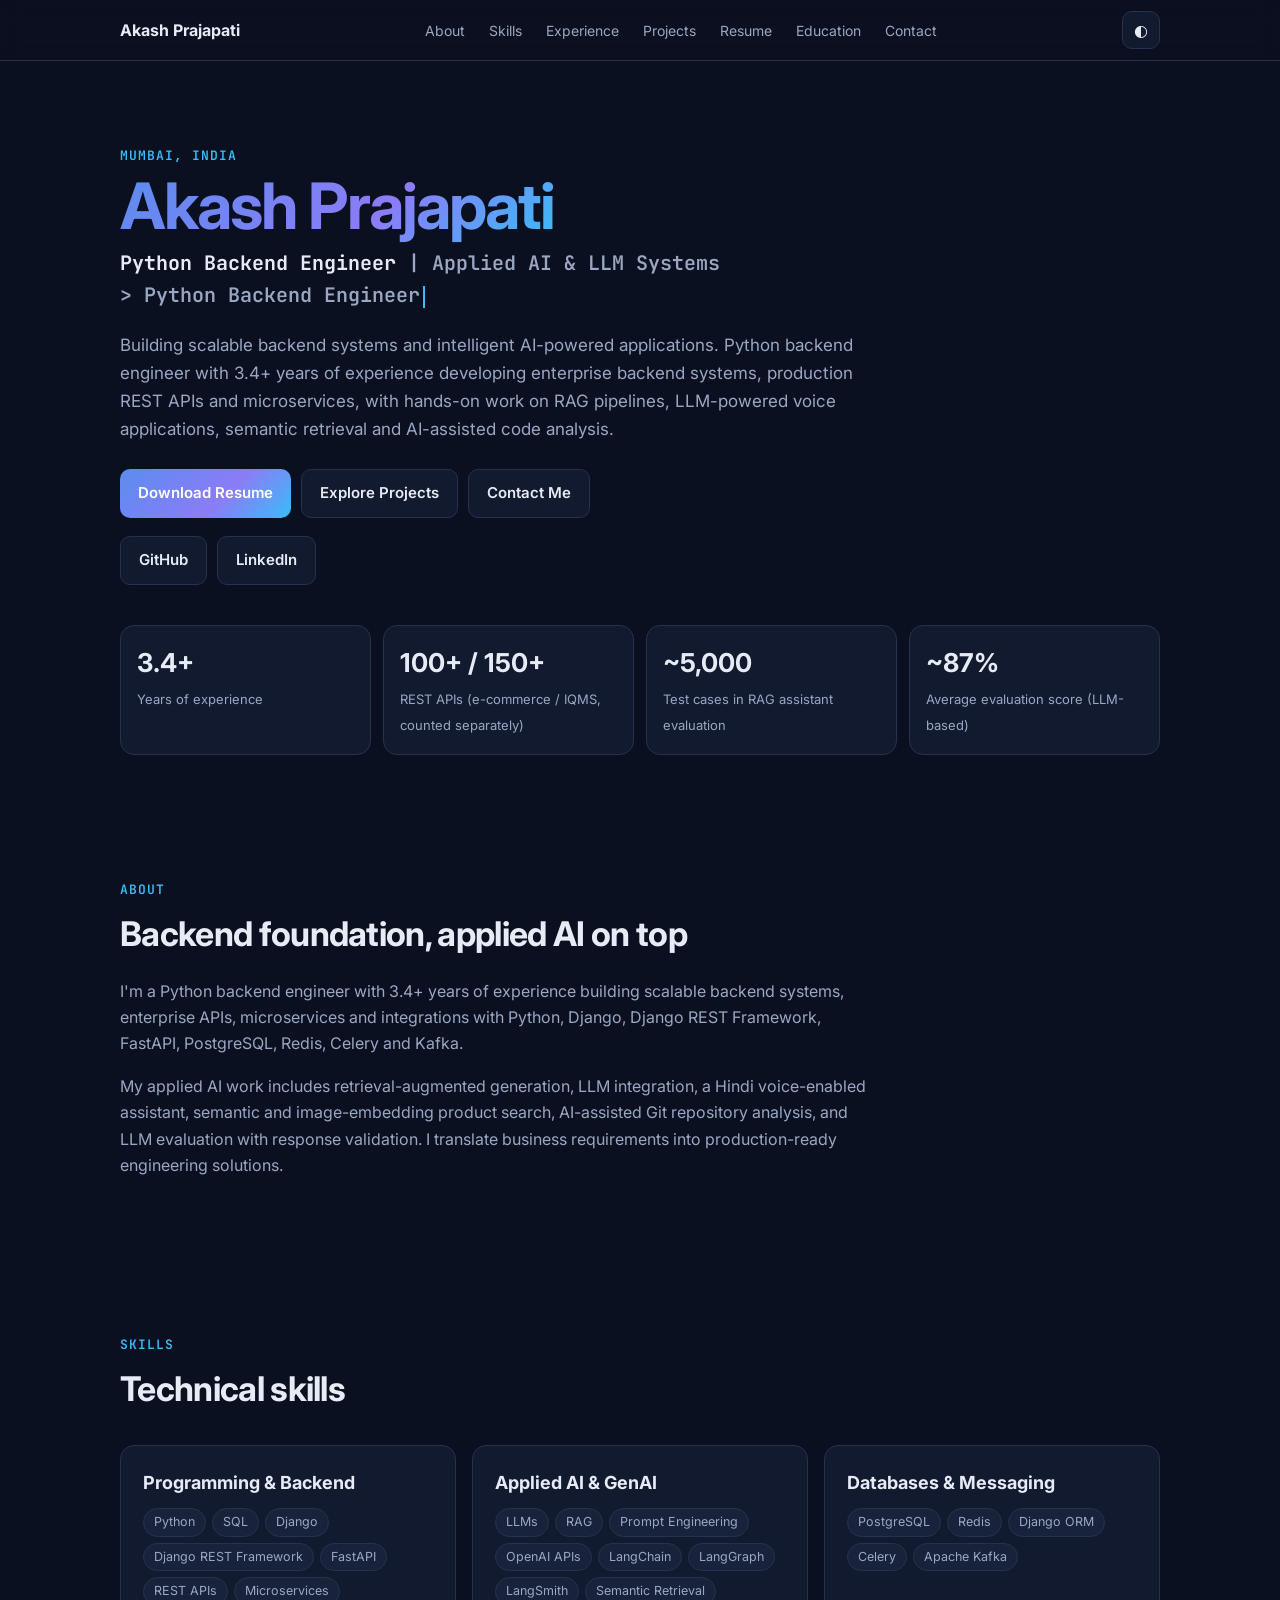
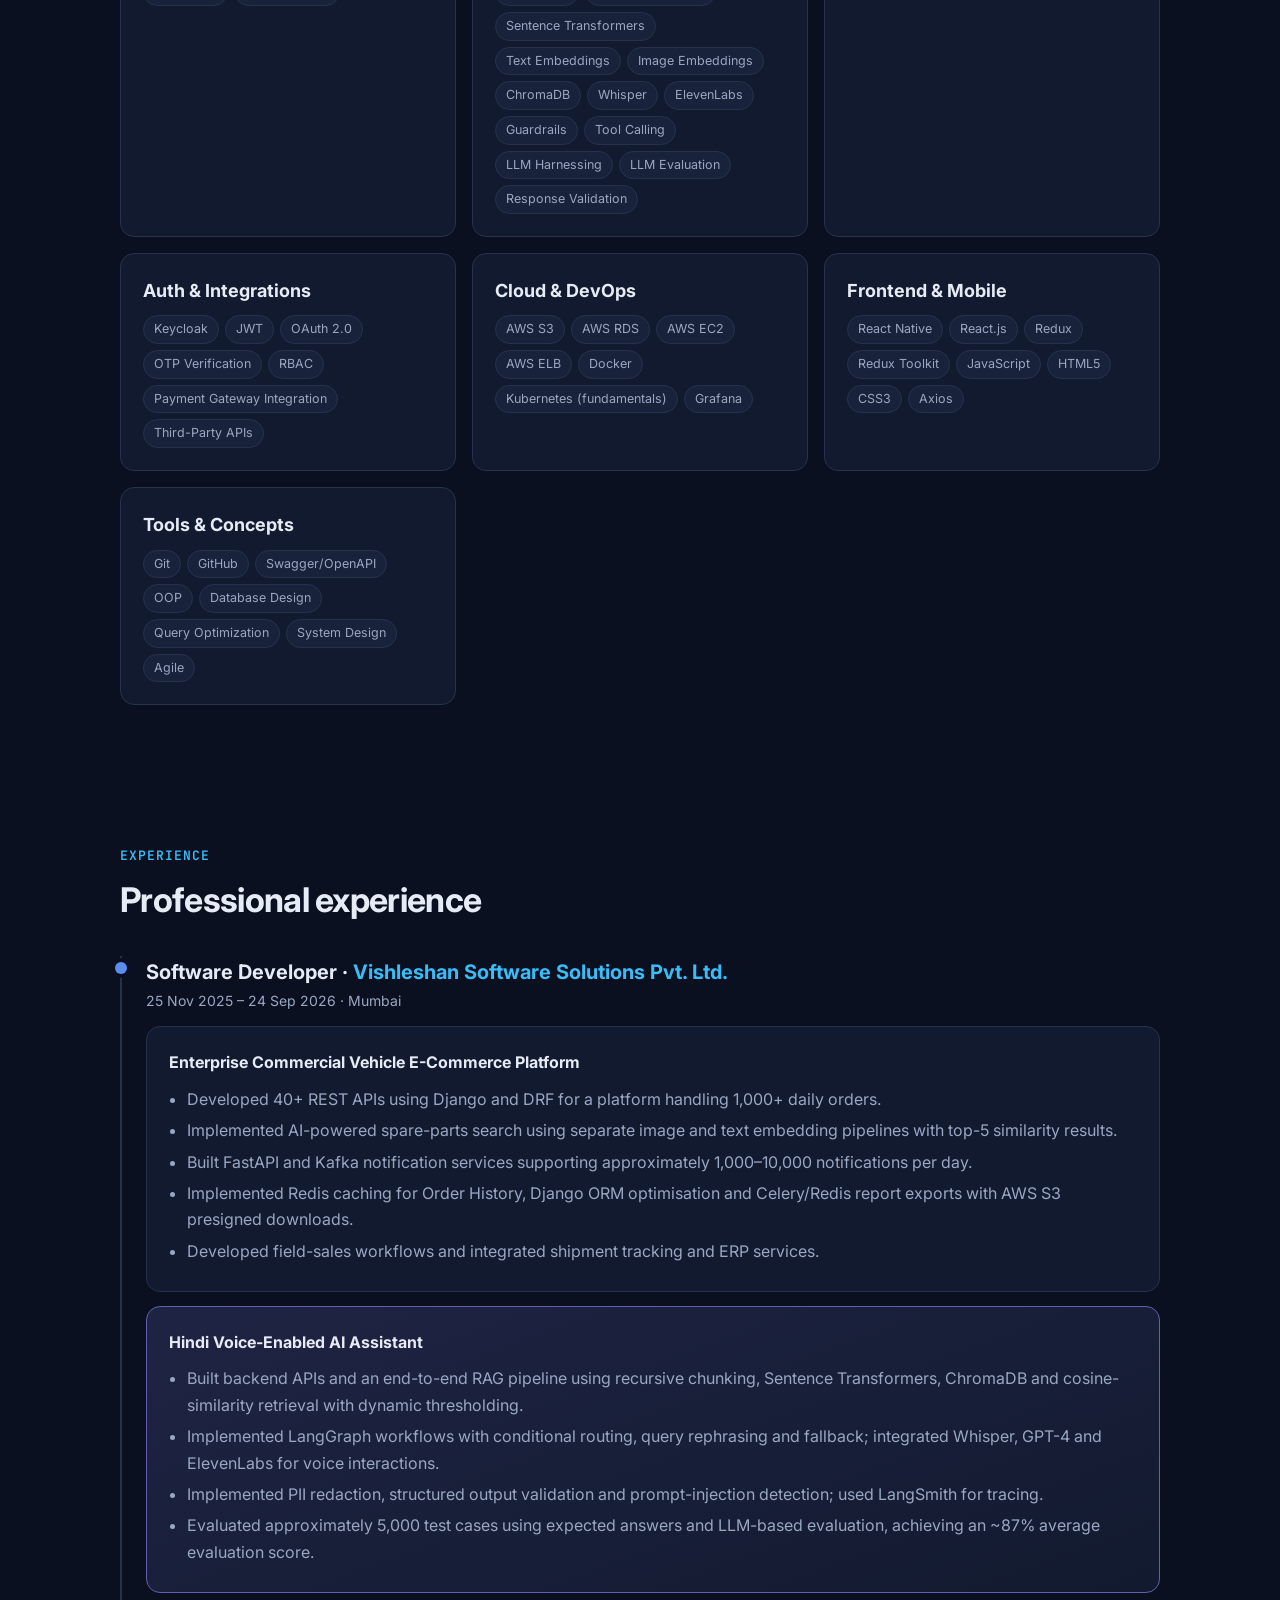
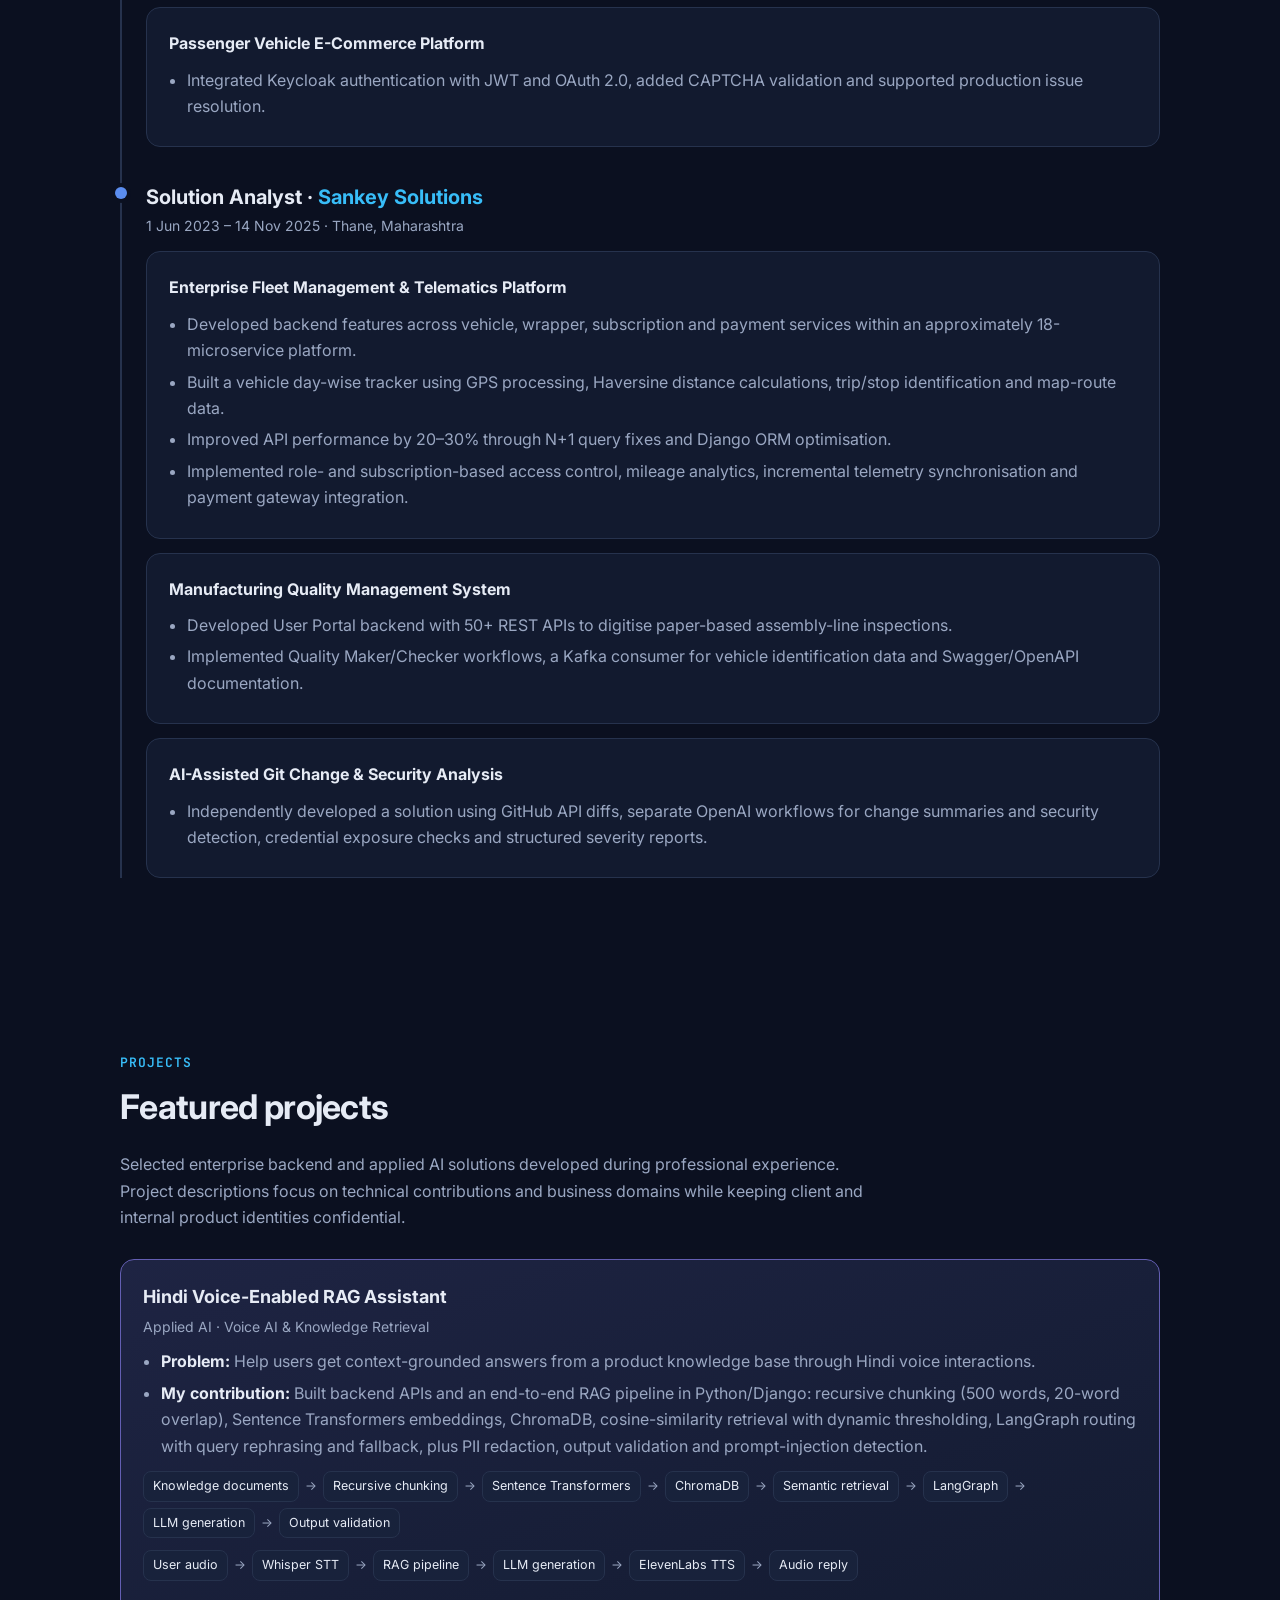
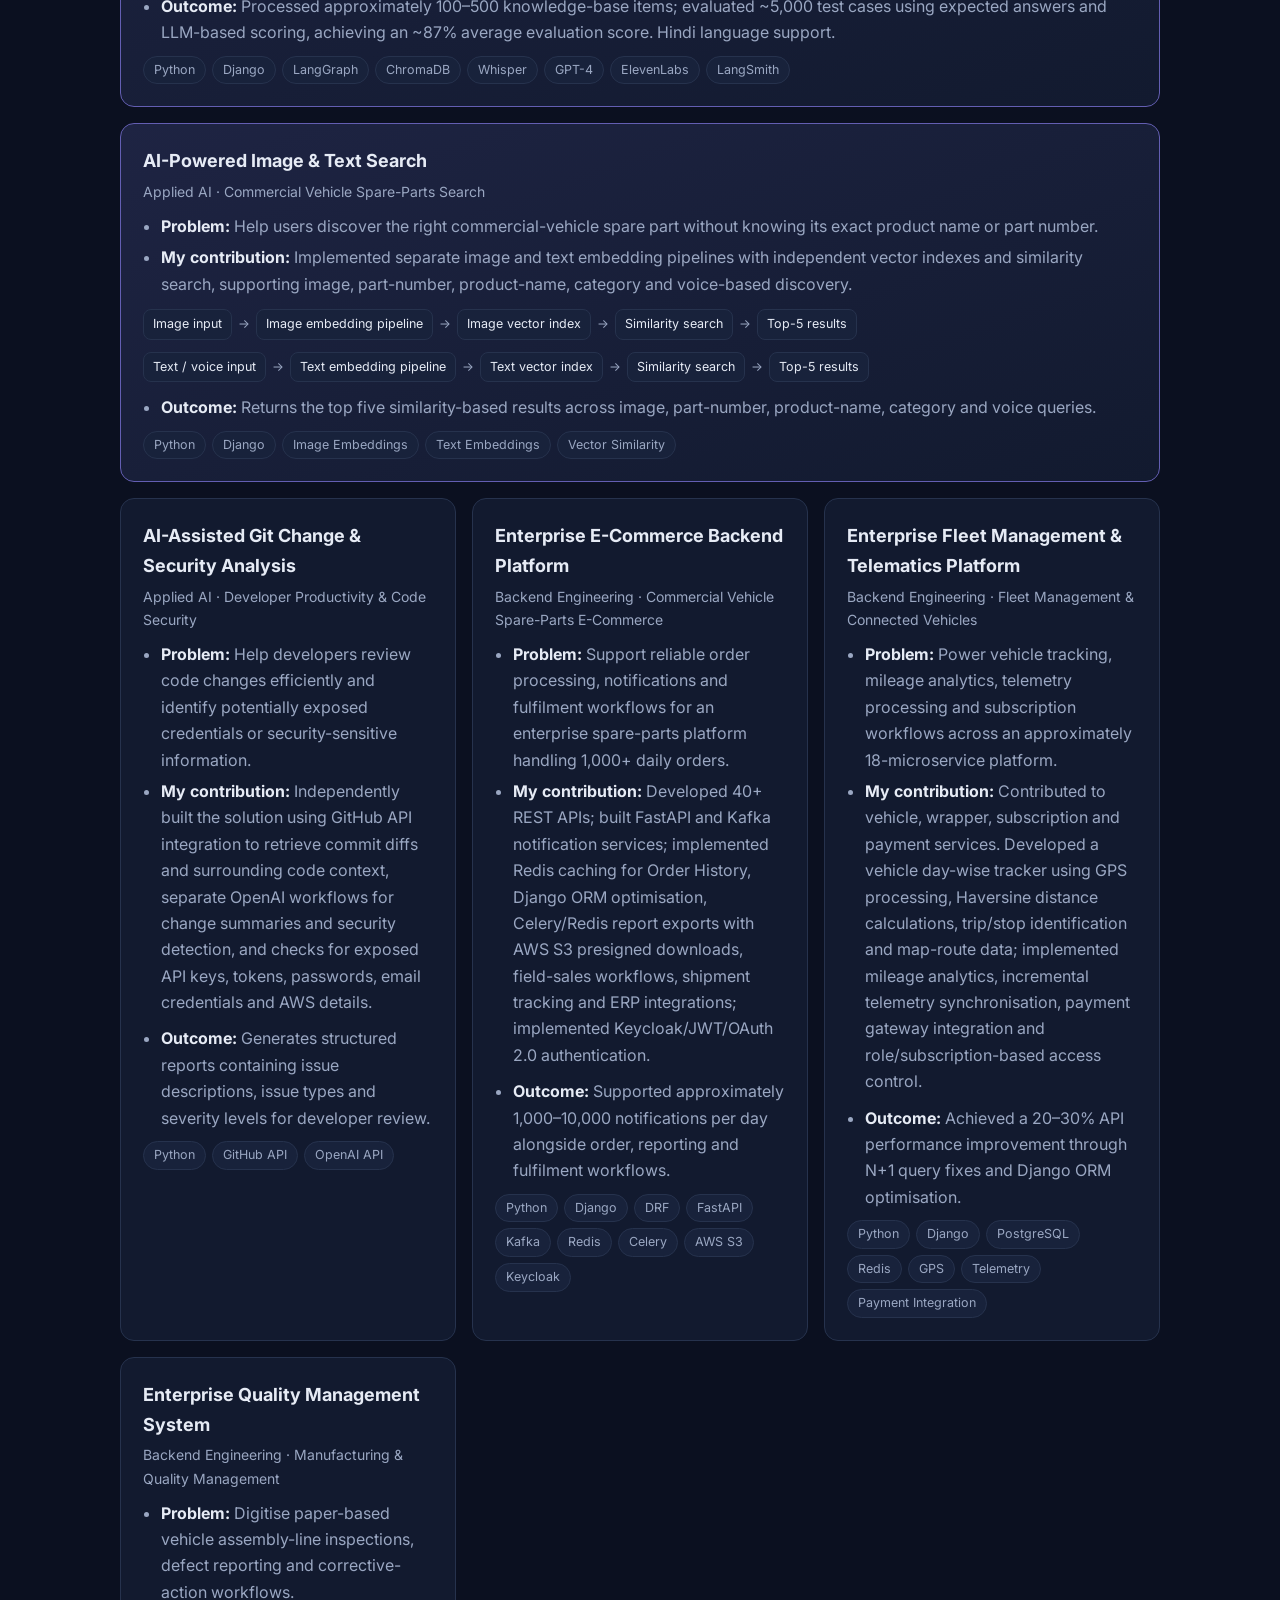
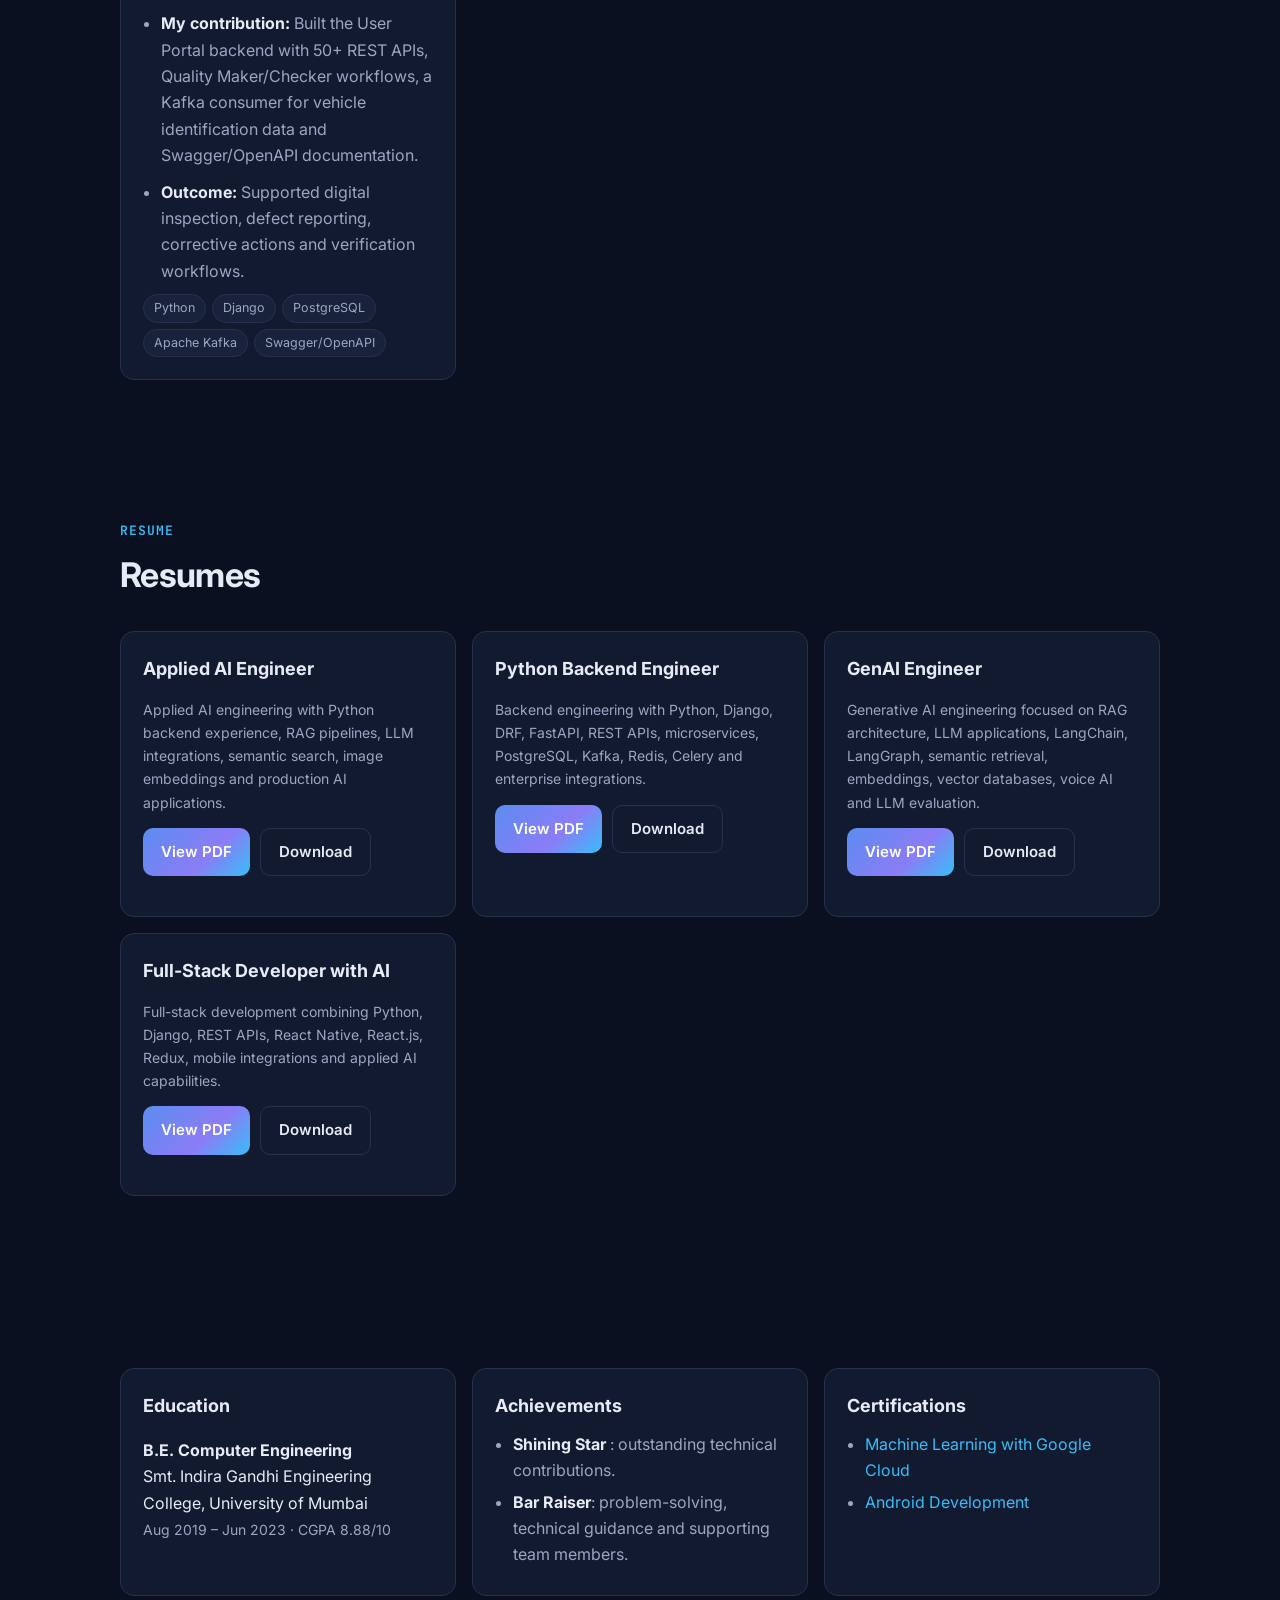
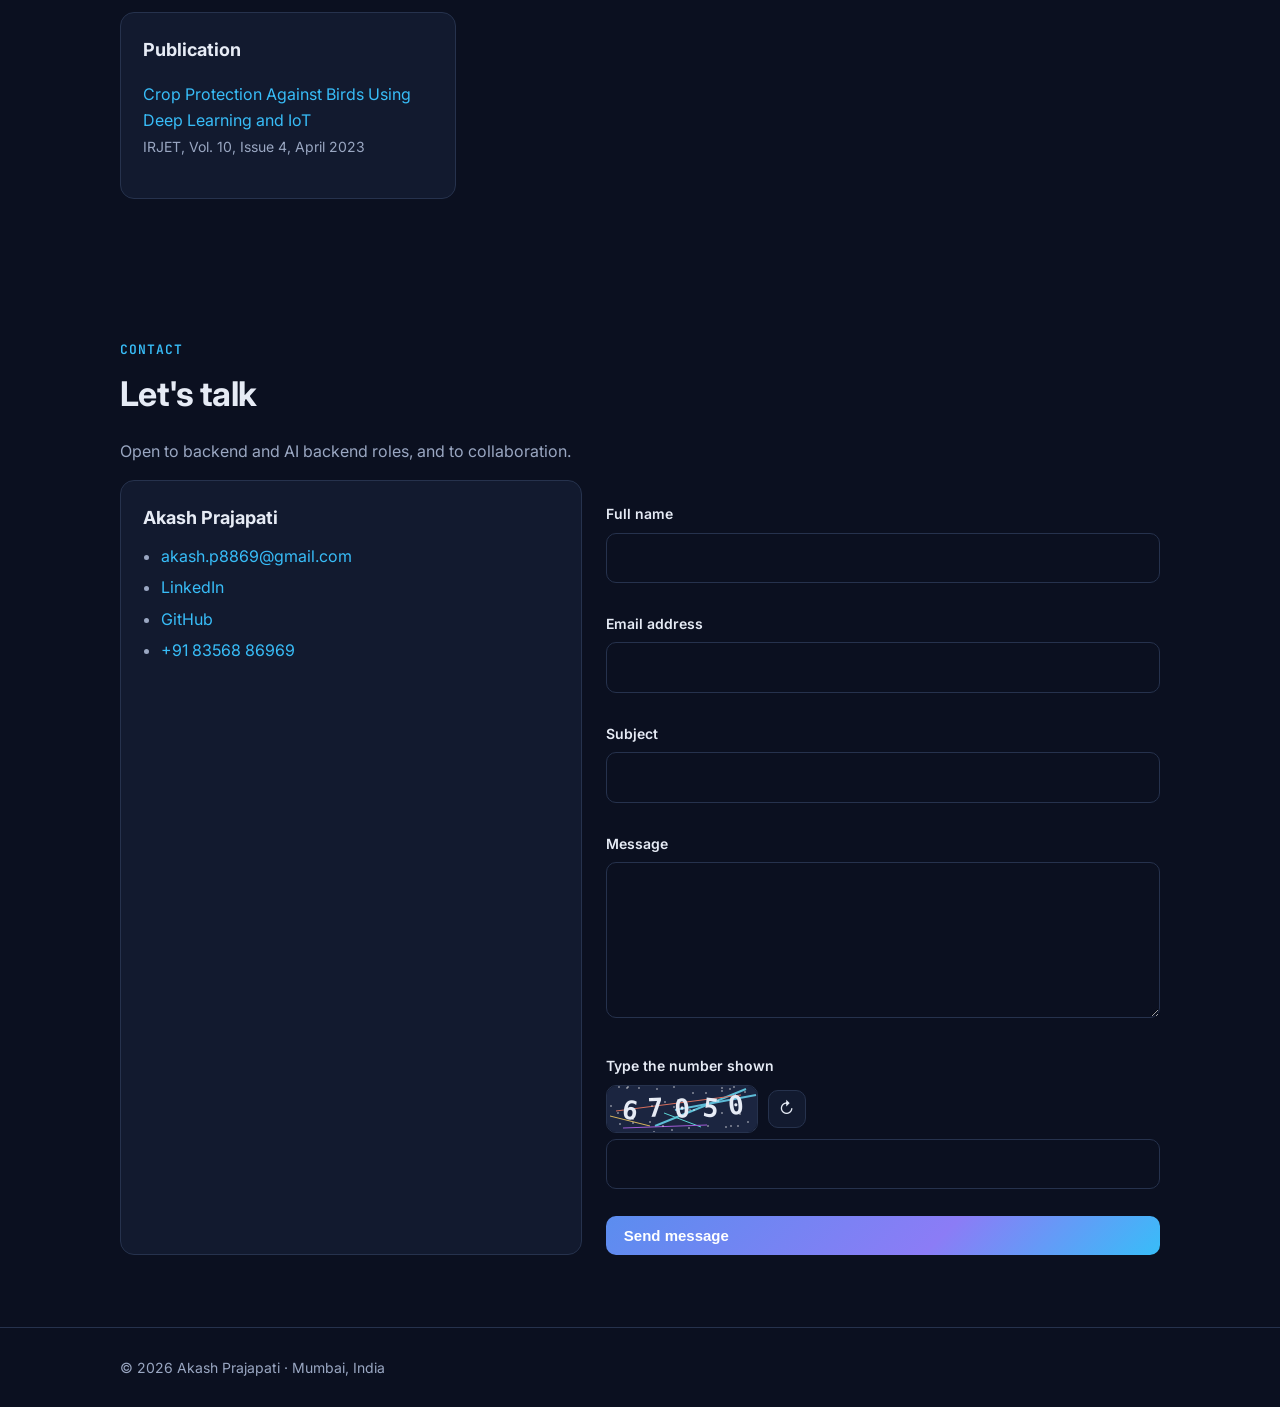
<file: index.html>
<!DOCTYPE html>
<html lang="en" data-theme="dark">
<head>
<meta charset="utf-8">
<meta name="viewport" content="width=device-width,initial-scale=1,viewport-fit=cover">
<title>Akash Prajapati | Python Backend Engineer &amp; Applied AI Developer</title>
<meta name="description" content="Python backend engineer with 3.4+ years of experience in Django, FastAPI, microservices and enterprise integrations, building RAG and LLM-powered applications. Based in Mumbai, India.">
<link rel="canonical" href="https://akash8356.github.io/akash-portfolio/">
<link rel="icon" href="assets/images/favicon.svg" type="image/svg+xml">
<meta name="theme-color" content="#0b1020">
<meta property="og:type" content="website">
<meta property="og:title" content="Akash Prajapati | Python Backend Engineer &amp; Applied AI Developer">
<meta property="og:description" content="Scalable backend systems and AI-powered applications: Django, FastAPI, Kafka, RAG and LLM workflows.">
<meta property="og:url" content="https://akash8356.github.io/akash-portfolio/">
<meta name="twitter:card" content="summary">
<meta name="twitter:title" content="Akash Prajapati | Python Backend Engineer &amp; Applied AI Developer">
<meta name="twitter:description" content="Scalable backend systems and AI-powered applications.">
<link rel="preconnect" href="https://fonts.googleapis.com"><link rel="preconnect" href="https://fonts.gstatic.com" crossorigin>
<link rel="stylesheet" href="https://fonts.googleapis.com/css2?family=Inter:wght@400;600;700&family=JetBrains+Mono:wght@600&display=swap">
<link rel="stylesheet" href="assets/css/styles.css">

<script type="application/ld+json">
{
  "@context": "https://schema.org",
  "@type": "Person",
  "name": "Akash Prajapati",
  "jobTitle": "Python Backend Engineer",
  "url": "https://akash8356.github.io/akash-portfolio/",
  "email": "mailto:akash.p8869@gmail.com",
  "address": {
    "@type": "PostalAddress",
    "addressLocality": "Mumbai",
    "addressRegion": "Maharashtra",
    "addressCountry": "IN"
  },
  "sameAs": [
    "https://github.com/Akash8356",
    "https://www.linkedin.com/in/akash-prajapati-backend-ai/"
  ],
  "alumniOf": "Smt. Indira Gandhi Engineering College, University of Mumbai",
  "knowsAbout": [
    "Python",
    "Django",
    "FastAPI",
    "REST APIs",
    "Microservices",
    "RAG",
    "LLM applications"
  ]
}
</script>
</head>

<body>

<a class="skip" href="#main">Skip to content</a>
<div id="progress" aria-hidden="true"></div>

<header class="nav">
  <div class="wrap">

    <a class="logo" href="#top-of-page">Akash Prajapati</a>

    <nav aria-label="Main">
      <ul id="nav-list">
        <li><a href="#about">About</a></li>
        <li><a href="#skills">Skills</a></li>
        <li><a href="#experience">Experience</a></li>
        <li><a href="#projects">Projects</a></li>
        <li><a href="#resume">Resume</a></li>
        <li><a href="#more">Education</a></li>
        <li><a href="#contact">Contact</a></li>
      </ul>
    </nav>

    <div>
      <button class="icon-btn" id="theme" aria-label="Toggle light or dark theme" aria-pressed="false">◐</button>
      <button class="icon-btn" id="menu" aria-label="Menu" aria-expanded="false" aria-controls="nav-list">☰</button>
    </div>

  </div>
</header>

<main id="main">

<span id="top-of-page"></span>

<!-- HERO -->
<section class="hero">
  <div class="wrap">

    <div class="eyebrow">Mumbai, India</div>

    <h1>
      <span class="grad">Akash Prajapati</span>
    </h1>

    <div class="role">
      <b>Python Backend Engineer</b> | Applied AI &amp; LLM Systems
    </div>

    <div class="role" aria-hidden="true">
      &gt; <span id="rotator"></span>
    </div>

    <p class="lead">
      Building scalable backend systems and intelligent AI-powered applications.
      Python backend engineer with 3.4+ years of experience developing enterprise
      backend systems, production REST APIs and microservices, with hands-on work
      on RAG pipelines, LLM-powered voice applications, semantic retrieval and
      AI-assisted code analysis.
    </p>

    <div class="btns">
      <a
        class="btn primary"
        id="hero-resume"
        href="assets/documents/Akash_Prajapati_Applied_AI_Engineer_Resume_14_Nov_2026.pdf"
        target="_blank"
        rel="noopener"
      >
        Download Resume
      </a>

      <a class="btn" href="#projects">Explore Projects</a>
      <a class="btn" href="#contact">Contact Me</a>
    </div>

    <div class="btns">
      <a class="btn" href="https://github.com/Akash8356" rel="noopener">GitHub</a>
      <a class="btn" href="https://www.linkedin.com/in/akash-prajapati-backend-ai/" rel="noopener">LinkedIn</a>
    </div>

    <div class="stats">
      <div class="stat">
        <strong>3.4+</strong>
        <span>Years of experience</span>
      </div>

      <div class="stat">
        <strong>100+ / 150+</strong>
        <span>REST APIs (e-commerce / IQMS, counted separately)</span>
      </div>

      <div class="stat">
        <strong>~5,000</strong>
        <span>Test cases in RAG assistant evaluation</span>
      </div>

      <div class="stat">
        <strong>~87%</strong>
        <span>Average evaluation score (LLM-based)</span>
      </div>
    </div>

  </div>
</section>

<!-- ABOUT -->
<section id="about">
  <div class="wrap">

    <div class="eyebrow">About</div>

    <h2>Backend foundation, applied AI on top</h2>

    <p class="lead">
      I'm a Python backend engineer with 3.4+ years of experience building
      scalable backend systems, enterprise APIs, microservices and integrations
      with Python, Django, Django REST Framework, FastAPI, PostgreSQL, Redis,
      Celery and Kafka.
    </p>

    <p class="lead">
      My applied AI work includes retrieval-augmented generation, LLM integration,
      a Hindi voice-enabled assistant, semantic and image-embedding product search,
      AI-assisted Git repository analysis, and LLM evaluation with response
      validation. I translate business requirements into production-ready
      engineering solutions.
    </p>

  </div>
</section>

<!-- SKILLS -->
<section id="skills">
  <div class="wrap">

    <div class="eyebrow">Skills</div>
    <h2>Technical skills</h2>

    <div class="grid" id="skills-grid"></div>

  </div>
</section>

<!-- EXPERIENCE -->
<section id="experience">
  <div class="wrap">

    <div class="eyebrow">Experience</div>
    <h2>Professional experience</h2>

    <div class="timeline">

      <!-- VISHLESHAN -->
      <div class="job reveal">

        <h3>
          Software Developer ·
          <a href="https://vishleshan.ai/" rel="noopener">
            Vishleshan Software Solutions Pvt. Ltd.
          </a>
        </h3>

        <div class="meta">
          25 Nov 2025 – 24 Sep 2026 · Mumbai
        </div>

        <div class="sub">

          <div class="card">
            <h4>Enterprise Commercial Vehicle E-Commerce Platform</h4>

            <ul>
              <li>Developed 40+ REST APIs using Django and DRF for a platform handling 1,000+ daily orders.</li>
              <li>Implemented AI-powered spare-parts search using separate image and text embedding pipelines with top-5 similarity results.</li>
              <li>Built FastAPI and Kafka notification services supporting approximately 1,000–10,000 notifications per day.</li>
              <li>Implemented Redis caching for Order History, Django ORM optimisation and Celery/Redis report exports with AWS S3 presigned downloads.</li>
              <li>Developed field-sales workflows and integrated shipment tracking and ERP services.</li>
            </ul>
          </div>

          <div class="card feature">
            <h4>Hindi Voice-Enabled AI Assistant</h4>

            <ul>
              <li>Built backend APIs and an end-to-end RAG pipeline using recursive chunking, Sentence Transformers, ChromaDB and cosine-similarity retrieval with dynamic thresholding.</li>
              <li>Implemented LangGraph workflows with conditional routing, query rephrasing and fallback; integrated Whisper, GPT-4 and ElevenLabs for voice interactions.</li>
              <li>Implemented PII redaction, structured output validation and prompt-injection detection; used LangSmith for tracing.</li>
              <li>Evaluated approximately 5,000 test cases using expected answers and LLM-based evaluation, achieving an ~87% average evaluation score.</li>
            </ul>
          </div>

          <div class="card">
            <h4>Passenger Vehicle E-Commerce Platform</h4>

            <ul>
              <li>Integrated Keycloak authentication with JWT and OAuth 2.0, added CAPTCHA validation and supported production issue resolution.</li>
            </ul>
          </div>

        </div>
      </div>

      <!-- SANKEY -->
      <div class="job reveal">

        <h3>
          Solution Analyst ·
          <a href="https://sankeysolutions.com/" rel="noopener">
            Sankey Solutions
          </a>
        </h3>

        <div class="meta">
          1 Jun 2023 – 14 Nov 2025 · Thane, Maharashtra
        </div>

        <div class="sub">

          <div class="card">
            <h4>Enterprise Fleet Management &amp; Telematics Platform</h4>

            <ul>
              <li>Developed backend features across vehicle, wrapper, subscription and payment services within an approximately 18-microservice platform.</li>
              <li>Built a vehicle day-wise tracker using GPS processing, Haversine distance calculations, trip/stop identification and map-route data.</li>
              <li>Improved API performance by 20–30% through N+1 query fixes and Django ORM optimisation.</li>
              <li>Implemented role- and subscription-based access control, mileage analytics, incremental telemetry synchronisation and payment gateway integration.</li>
            </ul>
          </div>

          <div class="card">
            <h4>Manufacturing Quality Management System</h4>

            <ul>
              <li>Developed User Portal backend with 50+ REST APIs to digitise paper-based assembly-line inspections.</li>
              <li>Implemented Quality Maker/Checker workflows, a Kafka consumer for vehicle identification data and Swagger/OpenAPI documentation.</li>
            </ul>
          </div>

          <div class="card">
            <h4>AI-Assisted Git Change &amp; Security Analysis</h4>

            <ul>
              <li>Independently developed a solution using GitHub API diffs, separate OpenAI workflows for change summaries and security detection, credential exposure checks and structured severity reports.</li>
            </ul>
          </div>

        </div>
      </div>

    </div>
  </div>
</section>

<!-- PROJECTS -->
<section id="projects">
  <div class="wrap">

    <div class="eyebrow">Projects</div>
    <h2>Featured projects</h2>

    <p class="lead">
      Selected enterprise backend and applied AI solutions developed during
      professional experience. Project descriptions focus on technical
      contributions and business domains while keeping client and internal
      product identities confidential.
    </p>

    <div class="grid" id="projects-grid"></div>

  </div>
</section>

<!-- RESUMES -->
<section id="resume">
  <div class="wrap">

    <div class="eyebrow">Resume</div>
    <h2>Resumes</h2>

    <div class="grid" id="resume-grid"></div>

  </div>
</section>

<!-- EDUCATION AND MORE -->
<section id="more">
  <div class="wrap">

    <div class="grid">

      <div class="card reveal">
        <h3>Education</h3>

        <p>
          <strong>B.E. Computer Engineering</strong><br>
          Smt. Indira Gandhi Engineering College, University of Mumbai<br>
          <span class="meta">Aug 2019 – Jun 2023 · CGPA 8.88/10</span>
        </p>
      </div>

      <div class="card reveal">
        <h3>Achievements</h3>

        <ul>
          <li>
            <a href="https://lnkd.in/p/dYPYi_Pu" rel="noopener">
              <strong>Shining Star</strong>
            </a>:
            outstanding technical contributions.
          </li>

          <li>
            <strong>Bar Raiser</strong>:
            problem-solving, technical guidance and supporting team members.
          </li>
        </ul>
      </div>

      <div class="card reveal">
        <h3>Certifications</h3>

        <ul>
          <li>
            <a href="https://www.coursera.org/account/accomplishments/verify/B2RUTWSD4VNE" rel="noopener">
              Machine Learning with Google Cloud
            </a>
          </li>

          <li>
            <a href="https://www.coursera.org/account/accomplishments/verify/FA3MXA6RJEAN" rel="noopener">
              Android Development
            </a>
          </li>
        </ul>
      </div>

      <div class="card reveal">
        <h3>Publication</h3>

        <p>
          <a href="https://www.irjet.net/archives/V10/i4/IRJET-V10I4176.pdf" rel="noopener">
            Crop Protection Against Birds Using Deep Learning and IoT
          </a>
          <br>
          <span class="meta">IRJET, Vol. 10, Issue 4, April 2023</span>
        </p>
      </div>

    </div>
  </div>
</section>

<!-- CONTACT -->
<section id="contact">
  <div class="wrap">

    <div class="eyebrow">Contact</div>
    <h2>Let's talk</h2>

    <p class="lead">
      Open to backend and AI backend roles, and to collaboration.
    </p>

    <div class="cols">

      <div class="card">
        <h3>Akash Prajapati</h3>

        <ul>
          <li><a href="mailto:akash.p8869@gmail.com">akash.p8869@gmail.com</a></li>
          <li><a href="https://www.linkedin.com/in/akash-prajapati-backend-ai/" rel="noopener">LinkedIn</a></li>
          <li><a href="https://github.com/Akash8356" rel="noopener">GitHub</a></li>
          <li><a href="tel:+918356886969">+91 83568 86969</a></li>
        </ul>
      </div>

      <form id="contact-form" novalidate>

        <input
          type="checkbox"
          name="botcheck"
          class="hp"
          tabindex="-1"
          autocomplete="off"
          aria-hidden="true"
        >

        <div>
          <label for="name">Full name</label>
          <input id="name" name="name" autocomplete="name" required>
          <span class="err" id="e-name"></span>
        </div>

        <div>
          <label for="email">Email address</label>
          <input id="email" name="email" type="email" autocomplete="email" required>
          <span class="err" id="e-email"></span>
        </div>

        <div>
          <label for="subject">Subject</label>
          <input id="subject" name="subject" required>
          <span class="err" id="e-subject"></span>
        </div>

        <div>
          <label for="message">Message</label>
          <textarea id="message" name="message" rows="5" required></textarea>
          <span class="err" id="e-message"></span>
        </div>

        <div>
          <label for="captcha">Type the number shown</label>

          <div class="capbox">
            <canvas
              id="cap-canvas"
              width="150"
              height="46"
              role="img"
              aria-label="Captcha image showing a random 5-digit number. If you cannot read it, please email me directly."
            ></canvas>

            <button
              type="button"
              class="icon-btn"
              id="cap-new"
              aria-label="Show a new number"
            >↻</button>
          </div>

          <input
            id="captcha"
            name="captcha"
            inputmode="numeric"
            autocomplete="off"
            maxlength="5"
            required
          >

          <span class="err" id="e-captcha"></span>
        </div>

        <button class="btn primary" type="submit">Send message</button>

        <div id="status" role="status" aria-live="polite"></div>

      </form>

    </div>
  </div>
</section>

</main>

<footer>
  <div class="wrap">
    © <span id="year"></span> Akash Prajapati · Mumbai, India
  </div>
</footer>

<button class="icon-btn" id="top" aria-label="Back to top">↑</button>

<script src="assets/js/config.js"></script>
<script src="assets/js/main.js"></script>
<script src="assets/js/contact.js"></script>

</body>
</html>
</file>
<file: assets/css/styles.css>
:root{--bg:#0b1020;--surface:#121a2f;--surface2:#18223b;--border:#26324d;--text:#e6ebf5;--muted:#9aa7c2;--blue:#5b8def;--violet:#8b7cf6;--cyan:#38bdf8;--grad:linear-gradient(135deg,var(--blue),var(--violet) 60%,var(--cyan));--r:14px;color-scheme:dark}
:root[data-theme=light]{--bg:#f6f8fc;--surface:#fff;--surface2:#eef2fa;--border:#d6deee;--text:#14203a;--muted:#55627f;--blue:#2f63d4;--violet:#6a58e0;--cyan:#0b82b8;color-scheme:light}
*{box-sizing:border-box}html{scroll-behavior:smooth;scroll-padding-top:72px}
body{margin:0;font:16px/1.65 Inter,system-ui,-apple-system,"Segoe UI",Roboto,sans-serif;background:var(--bg);color:var(--text);overflow-x:hidden}
a{color:var(--cyan);text-decoration:none}a:hover{text-decoration:underline}
:focus-visible{outline:2px solid var(--cyan);outline-offset:3px;border-radius:6px}
.wrap{max-width:1080px;margin:0 auto;padding:0 20px}
.skip{position:absolute;left:-999px;top:8px;background:var(--surface);padding:8px 14px;z-index:99}.skip:focus{left:8px}
#progress{position:fixed;top:0;left:0;height:3px;width:0;background:var(--grad);z-index:60}
header.nav{position:sticky;top:0;z-index:50;background:color-mix(in srgb,var(--bg) 82%,transparent);backdrop-filter:blur(10px);border-bottom:1px solid var(--border)}
.nav .wrap{display:flex;align-items:center;justify-content:space-between;height:60px;gap:12px}
.logo{font-weight:700;color:var(--text)}.nav ul{display:flex;gap:4px;list-style:none;margin:0;padding:0}
.nav ul a{color:var(--muted);padding:8px 10px;border-radius:8px;font-size:14px}.nav ul a:hover{color:var(--text);background:var(--surface);text-decoration:none}
.icon-btn{background:var(--surface);color:var(--text);border:1px solid var(--border);border-radius:10px;height:38px;min-width:38px;cursor:pointer;font:inherit}
#menu{display:none}
@media(max-width:860px){#menu{display:inline-block}.nav ul{display:none;position:absolute;top:60px;left:0;right:0;flex-direction:column;background:var(--bg);padding:10px 20px;border-bottom:1px solid var(--border)}.nav ul.open{display:flex}}
section{padding:72px 0}h2{font-size:clamp(26px,4vw,34px);margin:0 0 8px;letter-spacing:-.02em}
.eyebrow{color:var(--cyan);font:600 13px/1 "JetBrains Mono",ui-monospace,monospace;letter-spacing:.08em;text-transform:uppercase;margin-bottom:10px}
.lead{color:var(--muted);max-width:760px}
.hero{padding:88px 0 56px}.hero h1{font-size:clamp(38px,7vw,64px);line-height:1.05;margin:6px 0 10px;letter-spacing:-.03em}
.grad{background:var(--grad);-webkit-background-clip:text;background-clip:text;color:transparent}
.role{font:600 clamp(16px,2.4vw,20px)/1.4 "JetBrains Mono",ui-monospace,monospace;color:var(--muted);min-height:1.6em}
.role b{color:var(--text)}.hero p.lead{margin:18px 0 26px;font-size:17px}
.btns{display:flex;flex-wrap:wrap;gap:10px;margin-bottom:18px}
.btn{display:inline-flex;align-items:center;gap:8px;padding:11px 18px;border-radius:10px;font-weight:600;border:1px solid var(--border);color:var(--text);background:var(--surface);cursor:pointer;font-size:15px}
.btn:hover{text-decoration:none;border-color:var(--blue)}.btn.primary{background:var(--grad);color:#fff;border:0}
.stats{display:grid;grid-template-columns:repeat(auto-fit,minmax(190px,1fr));gap:12px;margin-top:40px}
.stat{background:var(--surface);border:1px solid var(--border);border-radius:var(--r);padding:16px}.stat strong{display:block;font-size:26px}.stat span{color:var(--muted);font-size:13px}
.card{background:var(--surface);border:1px solid var(--border);border-radius:var(--r);padding:22px}
.grid{display:grid;gap:16px;grid-template-columns:repeat(auto-fit,minmax(300px,1fr));margin-top:28px}
.tags{display:flex;flex-wrap:wrap;gap:6px;margin-top:10px}.tag{font-size:12.5px;padding:3px 10px;border-radius:99px;background:var(--surface2);border:1px solid var(--border);color:var(--muted)}
.card h3{margin:0 0 4px;font-size:18px}.meta{color:var(--muted);font-size:14px}
.card ul{padding-left:18px;margin:10px 0 0}.card li{margin:5px 0;color:var(--muted)}.card li b,.card li strong{color:var(--text)}
.feature{border-color:color-mix(in srgb,var(--violet) 60%,var(--border));background:linear-gradient(160deg,color-mix(in srgb,var(--violet) 10%,var(--surface)),var(--surface))}
.flow{display:flex;flex-wrap:wrap;align-items:center;gap:6px;margin:12px 0;font-size:12.5px}
.flow span{background:var(--surface2);border:1px solid var(--border);padding:4px 9px;border-radius:8px}.flow i{color:var(--muted);font-style:normal}
.timeline{margin-top:28px;border-left:2px solid var(--border);padding-left:24px}.job{position:relative;margin-bottom:34px}
.job:before{content:"";position:absolute;left:-31px;top:6px;width:12px;height:12px;border-radius:50%;background:var(--blue);box-shadow:0 0 0 4px var(--bg)}
.job>h3{margin:0;font-size:20px}.sub{display:grid;gap:14px;margin-top:14px}.sub .card h4{margin:0;font-size:16px}
.reveal{opacity:0;transform:translateY(14px);transition:opacity .5s,transform .5s}.reveal.in{opacity:1;transform:none}
form{display:grid;gap:14px;margin-top:20px}label{font-weight:600;font-size:14px}
input,textarea{width:100%;margin-top:6px;padding:11px 12px;background:var(--bg);color:var(--text);border:1px solid var(--border);border-radius:10px;font:inherit}
input[aria-invalid=true],textarea[aria-invalid=true]{border-color:#e5484d}.err{color:#e5484d;font-size:13px;min-height:1em;display:block}
.hp{position:absolute;left:-9999px}#status{padding:10px 14px;border-radius:10px;display:none}#status.ok{display:block;background:#12301f;color:#7ee2a0}#status.bad{display:block;background:#3a1519;color:#ff9aa0}
.cols{display:grid;gap:24px;grid-template-columns:1fr 1.2fr}@media(max-width:780px){.cols{grid-template-columns:1fr}}
footer{border-top:1px solid var(--border);padding:28px 0;color:var(--muted);font-size:14px}
#top{position:fixed;right:18px;bottom:18px;display:none;z-index:40}#top.show{display:block}
@media(prefers-reduced-motion:reduce){html{scroll-behavior:auto}*{transition:none!important;animation:none!important}.reveal{opacity:1;transform:none}}
#rotator:after{content:"";display:inline-block;width:2px;height:1.1em;margin-left:3px;vertical-align:text-bottom;background:var(--cyan);animation:blink 1s steps(1) infinite}@keyframes blink{50%{opacity:0}}
.capbox{display:flex;align-items:center;gap:10px;margin-top:6px}#cap-canvas{border-radius:10px;border:1px solid var(--border);max-width:100%}
</file>
